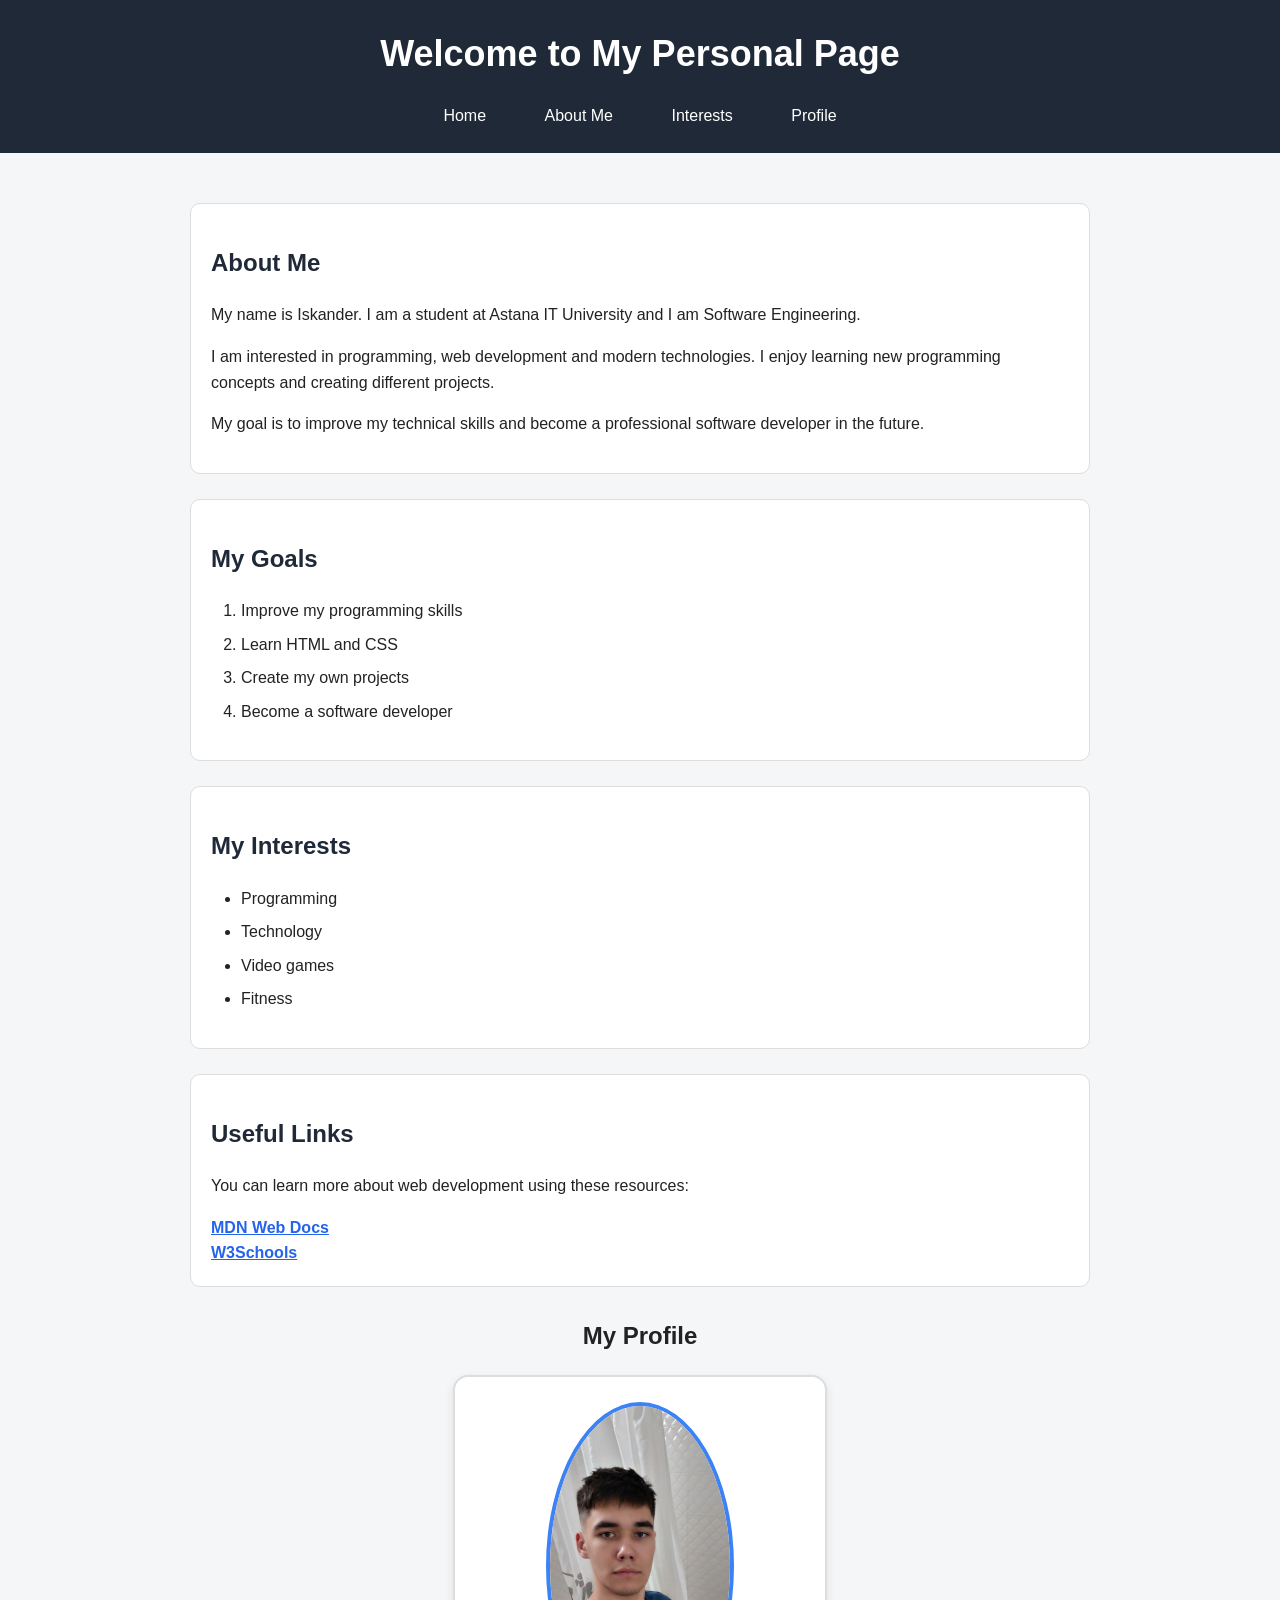
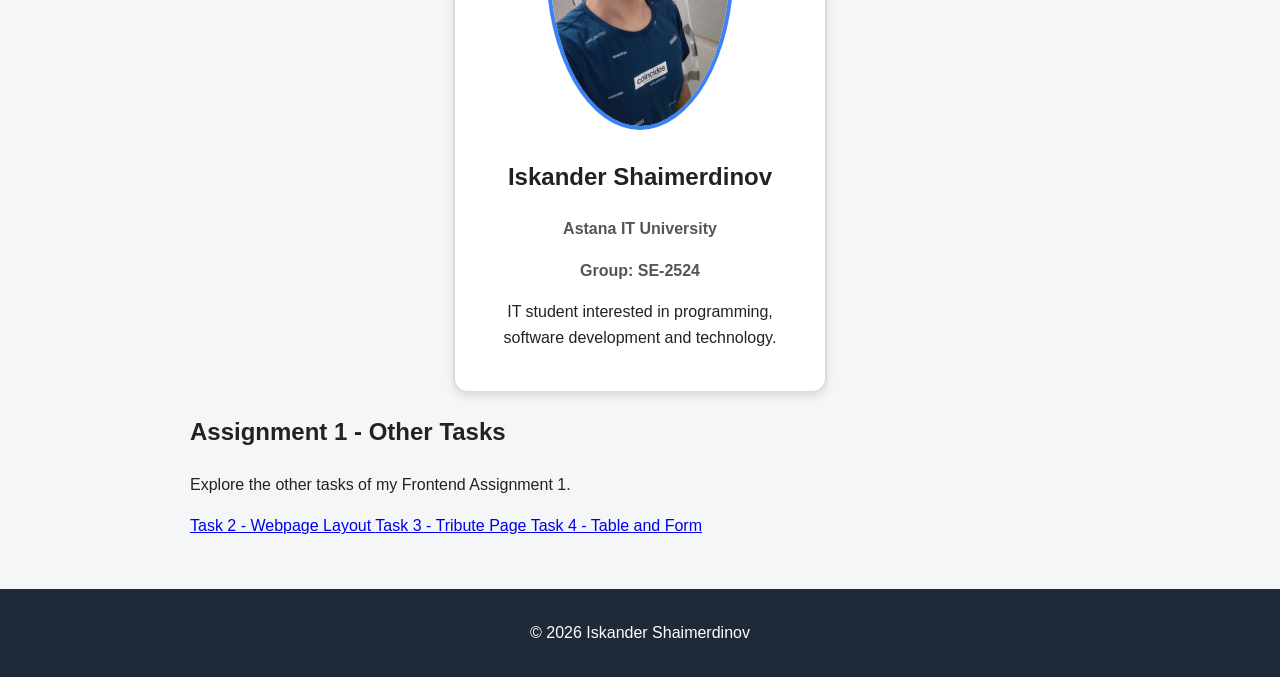
<file: task1/index.html>
<!DOCTYPE html>
<html lang="en">
<head>
    <meta charset="UTF-8">
    <meta name="viewport" content="width=device-width, initial-scale=1.0">

    <title>My Personal Page</title>

    <link rel="stylesheet" href="styles.css">
</head>

<body>

    <header>
        <h1 id="main-title">Welcome to My Personal Page</h1>

        <nav>
            <a href="../index.html">Home</a>
            <a href="#about">About Me</a>
            <a href="#interests">Interests</a>
            <a href="#profile">Profile</a>
        </nav>
    </header>


    <main>

        <section id="about" class="content-section">

            <h2>About Me</h2>

            <p>
                My name is Iskander. I am a student at Astana IT University
                and I am Software Engineering.
            </p>

            <p>
                I am interested in programming, web development and modern
                technologies. I enjoy learning new programming concepts
                and creating different projects.
            </p>

            <p>
                My goal is to improve my technical skills and become
                a professional software developer in the future.
            </p>

        </section>


        <section class="content-section">

            <h2>My Goals</h2>

            <ol>
                <li>Improve my programming skills</li>
                <li>Learn HTML and CSS</li>
                <li>Create my own projects</li>
                <li>Become a software developer</li>
            </ol>

        </section>


        <section id="interests" class="content-section">

            <h2>My Interests</h2>

            <ul>
                <li>Programming</li>
                <li>Technology</li>
                <li>Video games</li>
                <li>Fitness</li>
            </ul>

        </section>


        <section class="content-section">

            <h2>Useful Links</h2>

            <p>
                You can learn more about web development using these resources:
            </p>

            <a href="https://developer.mozilla.org/" target="_blank">
                MDN Web Docs
            </a>

            <br>

            <a href="https://www.w3schools.com/" target="_blank">
                W3Schools
            </a>

        </section>

        <section class="assignment-section">



        <section id="profile">

            <h2>My Profile</h2>

            <div class="profile-card">

                <img
                    src="images/profile.jpg"
                    alt="Photo of Iskander"
                    class="profile-image"
                >

                <h2>Iskander Shaimerdinov</h2>

                <p class="group">
                    Astana IT University
                </p>

                <p class="group">
                    Group: SE-2524
                </p>

                <p>
                    IT student interested in programming,
                    software development and technology.
                </p>

            </div>

        </section>

        <section class="assignment-section">

    <h2>Assignment 1 - Other Tasks</h2>

    <p>
        Explore the other tasks of my Frontend Assignment 1.
    </p>

    <div class="assignment-links">

        <a href="../task2/index.html" class="task-button">
            Task 2 - Webpage Layout
        </a>

        <a href="../task3/index.html" class="task-button">
            Task 3 - Tribute Page
        </a>

        <a href="../task4/index.html" class="task-button">
            Task 4 - Table and Form
        </a>

    </div>

</section>

    </main>


    <footer>
        <p>© 2026 Iskander Shaimerdinov</p>
    </footer>

</body>
</html>
</file>
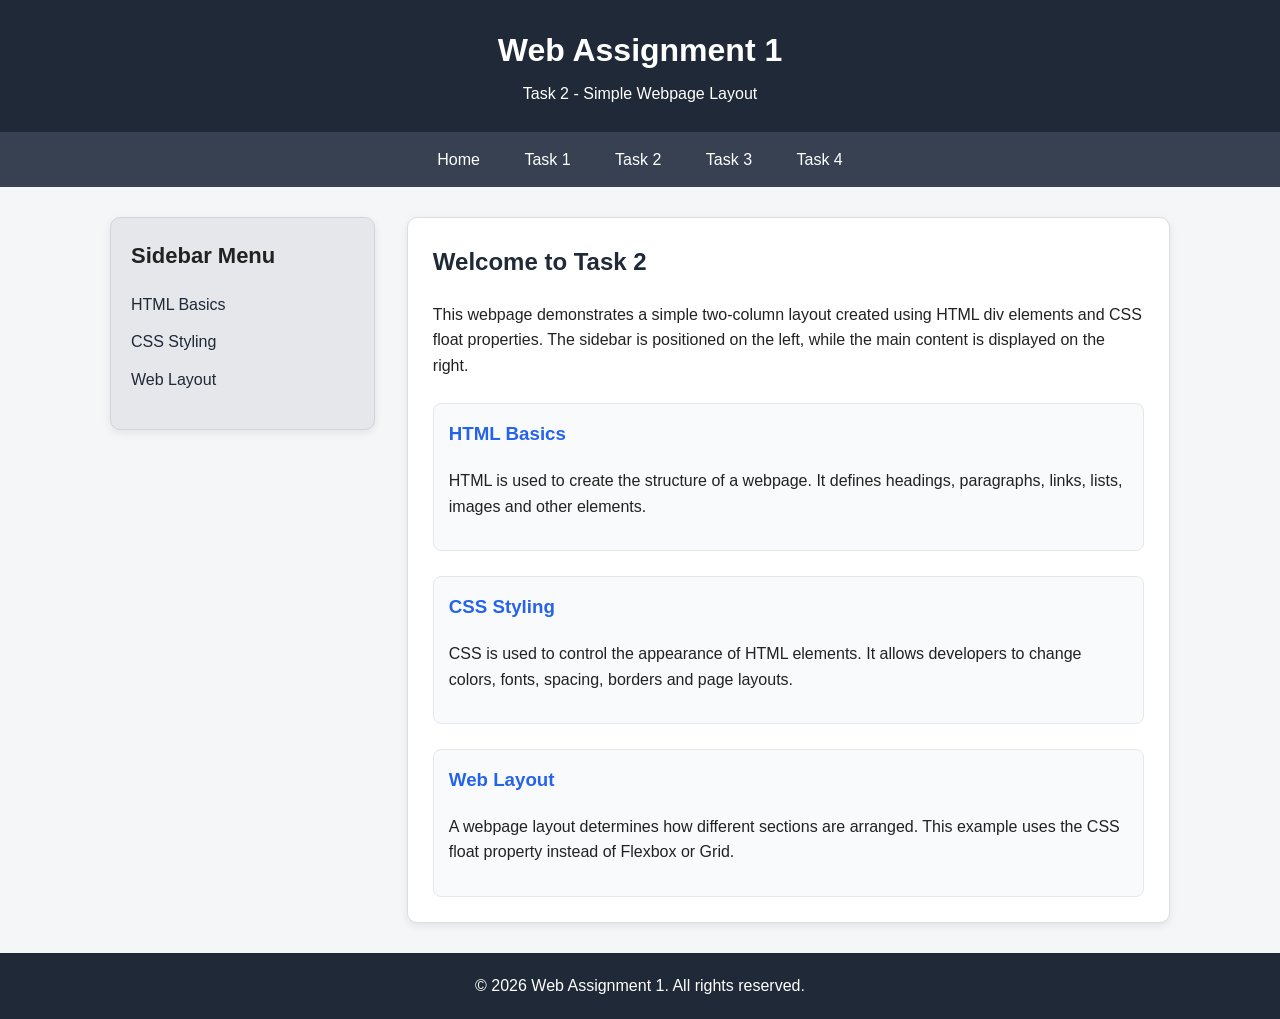
<file: task2/index.html>
<!DOCTYPE html>
<html lang="en">

<head>
    <meta charset="UTF-8">
    <meta name="viewport" content="width=device-width, initial-scale=1.0">

    <title>Task 2 - Simple Webpage Layout</title>

    <link rel="stylesheet" href="styles.css">
</head>

<body>

    <!-- Header -->
    <div class="header">
        <h1>Web Assignment 1</h1>
        <p>Task 2 - Simple Webpage Layout</p>
    </div>


    <!-- Navigation Bar -->
    <div class="navbar">
        <a href="../index.html">Home</a>
        <a href="../task1/index.html">Task 1</a>
        <a href="../task2/index.html">Task 2</a>
        <a href="../task3/index.html">Task 3</a>
        <a href="../task4/index.html">Task 4</a>
    </div>


    <!-- Main Container -->
    <div class="container">

        <!-- Left Sidebar -->
        <div class="sidebar">

            <h2>Sidebar Menu</h2>

            <ul>
                <li><a href="#html">HTML Basics</a></li>
                <li><a href="#css">CSS Styling</a></li>
                <li><a href="#layout">Web Layout</a></li>
            </ul>

        </div>


        <!-- Right Content -->
        <div class="content">

            <h2>Welcome to Task 2</h2>

            <p>
                This webpage demonstrates a simple two-column layout
                created using HTML div elements and CSS float properties.
                The sidebar is positioned on the left, while the main
                content is displayed on the right.
            </p>

            <div id="html" class="content-block">

                <h3>HTML Basics</h3>

                <p>
                    HTML is used to create the structure of a webpage.
                    It defines headings, paragraphs, links, lists,
                    images and other elements.
                </p>

            </div>


            <div id="css" class="content-block">

                <h3>CSS Styling</h3>

                <p>
                    CSS is used to control the appearance of HTML elements.
                    It allows developers to change colors, fonts,
                    spacing, borders and page layouts.
                </p>

            </div>


            <div id="layout" class="content-block">

                <h3>Web Layout</h3>

                <p>
                    A webpage layout determines how different sections
                    are arranged. This example uses the CSS float property
                    instead of Flexbox or Grid.
                </p>

            </div>

        </div>


        <!-- Clear Floats -->
        <div class="clear"></div>

    </div>


    <!-- Footer -->
    <div class="footer">
        <p>© 2026 Web Assignment 1. All rights reserved.</p>
    </div>

</body>

</html>
</file>
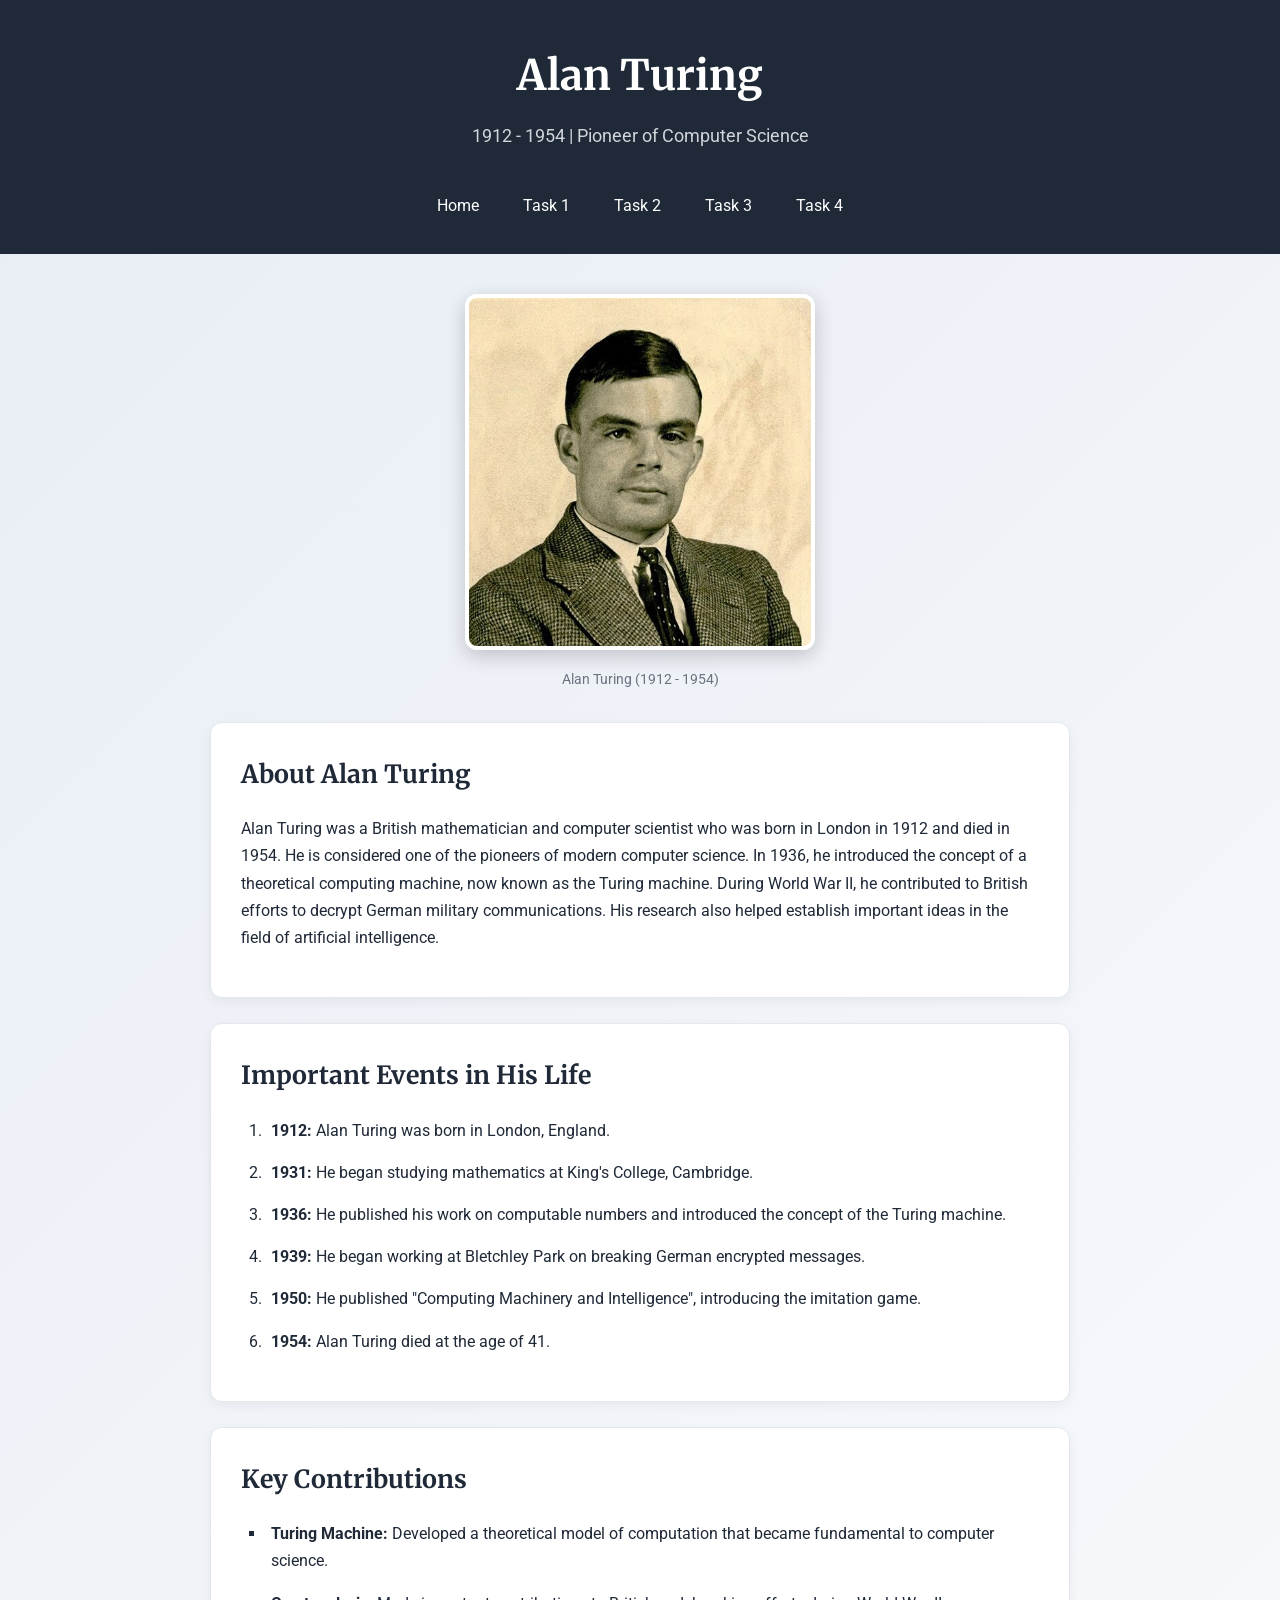
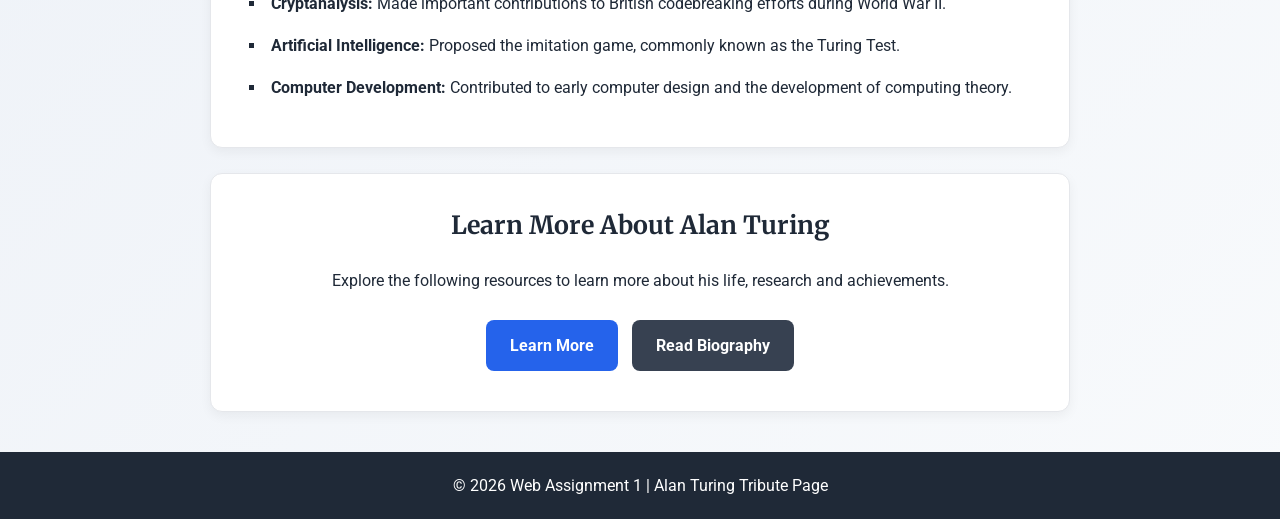
<file: task3/index.html>
<!DOCTYPE html>
<html lang="en">

<head>
    <meta charset="UTF-8">
    <meta name="viewport" content="width=device-width, initial-scale=1.0">

    <title>Alan Turing - Tribute Page</title>

    <!-- Google Fonts -->
    <link rel="preconnect" href="https://fonts.googleapis.com">
    <link rel="preconnect" href="https://fonts.gstatic.com" crossorigin>

    <link href="https://fonts.googleapis.com/css2?family=Merriweather:wght@400;700&family=Roboto:wght@400;500;700&display=swap"
          rel="stylesheet">

    <!-- CSS file -->
    <link rel="stylesheet" href="styles.css">

</head>

<body>

    <!-- Header -->
    <header>

        <h1>Alan Turing</h1>

        <p class="subtitle">
            1912 - 1954 | Pioneer of Computer Science
        </p>

        <!-- Assignment Navigation -->
        <nav>
            <a href="../index.html">Home</a>
            <a href="../task1/index.html">Task 1</a>
            <a href="../task2/index.html">Task 2</a>
            <a href="../task3/index.html">Task 3</a>
            <a href="../task4/index.html">Task 4</a>
        </nav>

    </header>


    <main class="content">

        <!-- Portrait -->
        <section class="portrait-section">

            <img
                src="images/alan-turing.jpg"
                alt="Portrait of Alan Turing"
                class="portrait"
            >

            <p class="image-caption">
                Alan Turing (1912 - 1954)
            </p>

        </section>


        <!-- Biography -->
        <section class="info-section">

            <h2>About Alan Turing</h2>

            <p>
                Alan Turing was a British mathematician and computer scientist
                who was born in London in 1912 and died in 1954.
                He is considered one of the pioneers of modern computer science.
                In 1936, he introduced the concept of a theoretical computing
                machine, now known as the Turing machine.
                During World War II, he contributed to British efforts
                to decrypt German military communications.
                His research also helped establish important ideas
                in the field of artificial intelligence.
            </p>

        </section>


        <!-- Important Events -->
        <section class="info-section">

            <h2>Important Events in His Life</h2>

            <ol>
                <li>
                    <strong>1912:</strong>
                    Alan Turing was born in London, England.
                </li>

                <li>
                    <strong>1931:</strong>
                    He began studying mathematics at King's College, Cambridge.
                </li>

                <li>
                    <strong>1936:</strong>
                    He published his work on computable numbers
                    and introduced the concept of the Turing machine.
                </li>

                <li>
                    <strong>1939:</strong>
                    He began working at Bletchley Park
                    on breaking German encrypted messages.
                </li>

                <li>
                    <strong>1950:</strong>
                    He published "Computing Machinery and Intelligence",
                    introducing the imitation game.
                </li>

                <li>
                    <strong>1954:</strong>
                    Alan Turing died at the age of 41.
                </li>
            </ol>

        </section>


        <!-- Contributions -->
        <section class="info-section">

            <h2>Key Contributions</h2>

            <ul>
                <li>
                    <strong>Turing Machine:</strong>
                    Developed a theoretical model of computation
                    that became fundamental to computer science.
                </li>

                <li>
                    <strong>Cryptanalysis:</strong>
                    Made important contributions to British
                    codebreaking efforts during World War II.
                </li>

                <li>
                    <strong>Artificial Intelligence:</strong>
                    Proposed the imitation game, commonly known
                    as the Turing Test.
                </li>

                <li>
                    <strong>Computer Development:</strong>
                    Contributed to early computer design
                    and the development of computing theory.
                </li>
            </ul>

        </section>


        <!-- Useful Links -->
        <section class="info-section links-section">

            <h2>Learn More About Alan Turing</h2>

            <p>
                Explore the following resources to learn more
                about his life, research and achievements.
            </p>

            <a
                href="https://en.wikipedia.org/wiki/Alan_Turing"
                target="_blank"
                rel="noopener noreferrer"
                class="btn"
            >
                Learn More
            </a>

            <a
                href="https://www.britannica.com/biography/Alan-Turing"
                target="_blank"
                rel="noopener noreferrer"
                class="btn secondary-btn"
            >
                Read Biography
            </a>

        </section>

    </main>


    <!-- Footer -->
    <footer>

        <p>
            © 2026 Web Assignment 1 | Alan Turing Tribute Page
        </p>

    </footer>

</body>

</html>
</file>
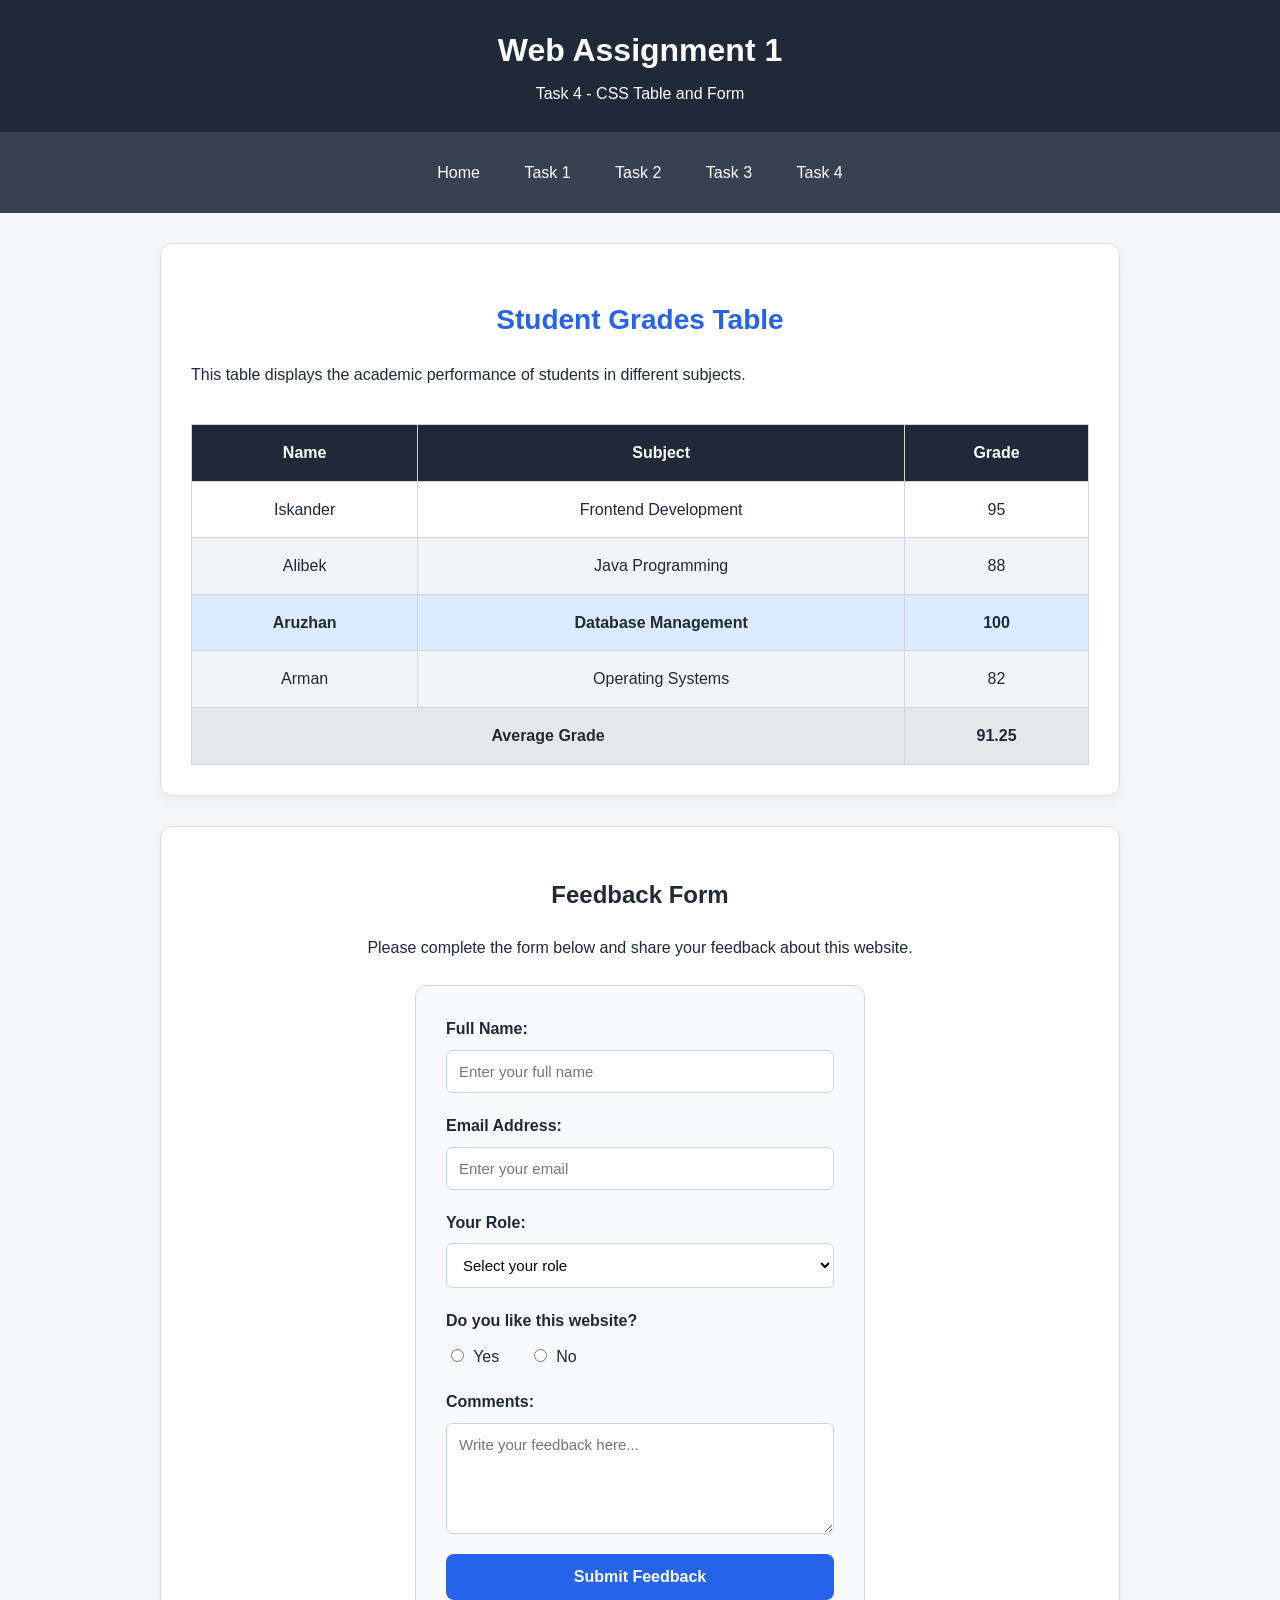
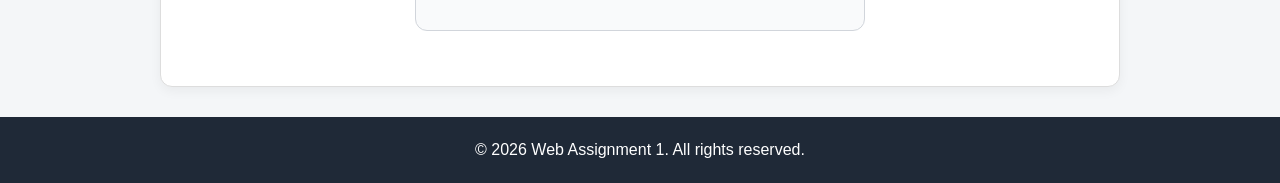
<file: task4/index.html>
<!DOCTYPE html>
<html lang="en">

<head>
    <meta charset="UTF-8">
    <meta name="viewport" content="width=device-width, initial-scale=1.0">

    <title>Task 4 - Table and Form</title>

    <link rel="stylesheet" href="styles.css">
</head>

<body>

    <!-- Header -->
    <header>
        <h1>Web Assignment 1</h1>
        <p>Task 4 - CSS Table and Form</p>
    </header>


    <!-- Navigation Bar -->
    <nav>
        <a href="../index.html">Home</a>
        <a href="../task1/index.html">Task 1</a>
        <a href="../task2/index.html">Task 2</a>
        <a href="../task3/index.html">Task 3</a>
        <a href="../task4/index.html">Task 4</a>
    </nav>


    <main>

        <!-- PART 1: STUDENT GRADES TABLE -->

        <section class="table-section">

            <h2 id="table-title">Student Grades Table</h2>

            <p>
                This table displays the academic performance
                of students in different subjects.
            </p>

            <div class="table-container">

                <table>

                    <thead>
                        <tr>
                            <th>Name</th>
                            <th>Subject</th>
                            <th>Grade</th>
                        </tr>
                    </thead>

                    <tbody>

                        <tr>
                            <td>Iskander</td>
                            <td>Frontend Development</td>
                            <td>95</td>
                        </tr>

                        <tr>
                            <td>Alibek</td>
                            <td>Java Programming</td>
                            <td>88</td>
                        </tr>

                        <tr class="highlight-row">
                            <td>Aruzhan</td>
                            <td>Database Management</td>
                            <td>100</td>
                        </tr>

                        <tr>
                            <td>Arman</td>
                            <td>Operating Systems</td>
                            <td>82</td>
                        </tr>

                        <!-- Merged Cells -->
                        <tr class="summary-row">
                            <td colspan="2">Average Grade</td>
                            <td>91.25</td>
                        </tr>

                    </tbody>

                </table>

            </div>

        </section>


        <!-- PART 2: FEEDBACK FORM -->

        <section class="form-section">

            <h2>Feedback Form</h2>

            <p>
                Please complete the form below
                and share your feedback about this website.
            </p>


            <form id="feedback-form" action="#" method="get">

                <!-- Name -->
                <div class="form-group">

                    <label for="name">Full Name:</label>

                    <input
                        type="text"
                        id="name"
                        name="name"
                        placeholder="Enter your full name"
                        required
                    >

                </div>


                <!-- Email -->
                <div class="form-group">

                    <label for="email">Email Address:</label>

                    <input
                        type="email"
                        id="email"
                        name="email"
                        placeholder="Enter your email"
                        required
                    >

                </div>


                <!-- Role -->
                <div class="form-group">

                    <label for="role">Your Role:</label>

                    <select id="role" name="role" required>

                        <option value="" disabled selected>
                            Select your role
                        </option>

                        <option value="student">Student</option>

                        <option value="teacher">Teacher</option>

                        <option value="other">Other</option>

                    </select>

                </div>


                <!-- Radio Buttons -->
                <div class="form-group">

                    <label>Do you like this website?</label>

                    <div class="radio-group">

                        <label>
                            <input
                                type="radio"
                                name="website-rating"
                                value="yes"
                                required
                            >
                            Yes
                        </label>

                        <label>
                            <input
                                type="radio"
                                name="website-rating"
                                value="no"
                            >
                            No
                        </label>

                    </div>

                </div>


                <!-- Comments -->
                <div class="form-group">

                    <label for="comments">Comments:</label>

                    <textarea
                        id="comments"
                        name="comments"
                        rows="5"
                        placeholder="Write your feedback here..."
                    ></textarea>

                </div>


                <!-- Submit Button -->
                <button type="submit" class="submit-btn">
                    Submit Feedback
                </button>

            </form>

        </section>

    </main>


    <!-- Footer -->
    <footer>

        <p>
            © 2026 Web Assignment 1.
            All rights reserved.
        </p>

    </footer>

</body>

</html>
</file>
<file: task1/styles.css>
body {
    margin: 0;

    font-family: Arial, sans-serif;

    background-color: #f4f6f8;

    color: #222222;

    line-height: 1.6;
}




header {
    background-color: #1f2937;

    color: white;

    padding: 25px;

    text-align: center;
}



#main-title {
    margin: 0;

    font-size: 36px;
}


/* Navigation */

nav {
    margin-top: 20px;
}


nav a {
    color: white;

    text-decoration: none;

    margin: 0 15px;

    padding: 8px 12px;

    border-radius: 5px;
}


nav a:hover {
    background-color: #3b82f6;

    color: white;
}




main {
    max-width: 900px;

    margin: 30px auto;

    padding: 20px;
}

.content-section {
    background-color: white;

    margin-bottom: 25px;

    padding: 20px;

    border: 1px solid #dddddd;

    border-radius: 10px;
}


.content-section h2 {
    color: #1f2937;
}


.content-section a {
    color: #2563eb;

    font-weight: bold;
}
.content-section a:hover {
    color: #1d4ed8;

    text-decoration: none;
}

ol,
ul {
    padding-left: 30px;
}
li {
    margin: 8px 0;
}
#profile {
    text-align: center;

    margin-top: 30px;
}
.profile-card {
    width: 320px;

    margin: 20px auto;

    padding: 25px;

    background-color: white;

    border: 2px solid #dddddd;

    border-radius: 15px;

    box-shadow: 0 4px 10px rgba(0, 0, 0, 0.1);
}
.profile-image {
    max-width: 180px;

    width: 100%;

    border-radius: 50%;

    border: 4px solid #3b82f6;
}
.group {
    font-weight: bold;

    color: #555555;
}
footer {
    background-color: #1f2937;

    color: white;

    text-align: center;

    padding: 15px;

    margin-top: 30px;
}
@media (max-width: 600px) {

    #main-title {
        font-size: 28px;
    }


    nav a {
        display: block;

        margin: 8px 0;
    }


    main {
        margin: 15px;

        padding: 10px;
    }


    .profile-card {
        width: auto;
    }

    /* Assignment navigation */

.assignment-section {
    background-color: white;
    padding: 25px;
    margin-top: 30px;
    border: 1px solid #dddddd;
    border-radius: 10px;
    text-align: center;
}

.assignment-links {
    margin-top: 20px;
}

.task-button {
    display: block;
    background-color: #3b82f6;
    color: white;
    text-decoration: none;
    padding: 12px 20px;
    margin: 10px auto;
    max-width: 350px;
    border-radius: 8px;
}

.task-button:hover {
    background-color: #1d4ed8;
    color: white;
}
}
</file>
<file: task2/styles.css>
/* General Page Styling */

* {
    box-sizing: border-box;
}

body {
    margin: 0;
    padding: 0;
    font-family: Arial, sans-serif;
    background-color: #f4f6f8;
    color: #222222;
    line-height: 1.6;
}


/* Header */

.header {
    background-color: #1f2937;
    color: white;
    text-align: center;
    padding: 25px;
}

.header h1 {
    margin: 0;
    font-size: 32px;
}

.header p {
    margin: 5px 0 0;
}


/* Navigation Bar */

.navbar {
    background-color: #374151;
    padding: 15px;
    text-align: center;
}

.navbar a {
    color: white;
    text-decoration: none;
    padding: 10px 15px;
    margin: 0 5px;
    border-radius: 5px;
}

.navbar a:hover {
    background-color: #3b82f6;
    color: white;
}


/* Main Container */

.container {
    max-width: 1100px;
    margin: 30px auto;
    padding: 0 20px;
}


/* Left Sidebar */

.sidebar {
    float: left;
    width: 25%;

    background-color: #e5e7eb;

    padding: 20px;

    border: 1px solid #d1d5db;
    border-radius: 10px;

    box-shadow: 0 3px 8px rgba(0, 0, 0, 0.08);
}

.sidebar h2 {
    font-size: 22px;
    margin-top: 0;
}

.sidebar ul {
    list-style-type: none;
    padding: 0;
}

.sidebar li {
    margin-bottom: 12px;
}

.sidebar a {
    color: #1f2937;
    text-decoration: none;
}

.sidebar a:hover {
    color: #2563eb;
    text-decoration: underline;
}


/* Right Main Content */

.content {
    float: right;
    width: 72%;

    background-color: white;

    padding: 25px;

    border: 1px solid #dddddd;
    border-radius: 10px;

    box-shadow: 0 3px 8px rgba(0, 0, 0, 0.08);
}

.content h2 {
    margin-top: 0;
    color: #1f2937;
}

.content-block {
    margin-top: 25px;
    padding: 15px;

    background-color: #f9fafb;

    border: 1px solid #e5e7eb;
    border-radius: 8px;
}

.content-block h3 {
    margin-top: 0;
    color: #2563eb;
}


/* Clear Floats */

.clear {
    clear: both;
}


/* Footer */

.footer {
    background-color: #1f2937;
    color: white;

    text-align: center;

    padding: 20px;
    margin-top: 30px;
}

.footer p {
    margin: 0;
}


/* Responsive Design */

@media (max-width: 700px) {

    .sidebar,
    .content {
        float: none;
        width: 100%;
        margin-bottom: 20px;
    }

    .navbar a {
        display: inline-block;
        margin: 5px;
    }

    .container {
        margin: 20px auto;
        padding: 0 15px;
    }
}
</file>
<file: task3/styles.css>
/* General Styling */

* {
    box-sizing: border-box;
}

body {
    margin: 0;

    font-family: "Roboto", sans-serif;

    background: linear-gradient(
        135deg,
        #e8edf5,
        #f8fafc
    );

    color: #1f2937;

    line-height: 1.7;
}


/* Header */

header {
    background-color: #1f2937;

    color: white;

    padding: 40px 20px 20px;

    text-align: center;
}

header h1 {
    font-family: "Merriweather", serif;

    font-size: 42px;

    margin: 0;
}

.subtitle {
    font-size: 18px;

    color: #d1d5db;

    margin-top: 10px;
}


/* Navigation */

nav {
    margin-top: 25px;
}

nav a {
    display: inline-block;

    color: white;

    text-decoration: none;

    padding: 10px 15px;

    margin: 5px;

    border-radius: 6px;

    transition: background-color 0.3s;
}

nav a:hover {
    background-color: #3b82f6;
}


/* Main Content */

.content {
    max-width: 900px;

    margin: 40px auto;

    padding: 0 20px;
}


/* Portrait */

.portrait-section {
    text-align: center;

    margin-bottom: 30px;
}

.portrait {
    width: 100%;

    max-width: 350px;

    border-radius: 12px;

    border: 4px solid white;

    box-shadow: 0 6px 20px rgba(0, 0, 0, 0.2);
}

.image-caption {
    font-size: 14px;

    color: #6b7280;

    margin-top: 10px;
}


/* Information Sections */

.info-section {
    background-color: white;

    padding: 30px;

    margin-bottom: 25px;

    border: 1px solid #e5e7eb;

    border-radius: 12px;

    box-shadow: 0 4px 12px rgba(0, 0, 0, 0.05);
}

h2 {
    font-family: "Merriweather", serif;

    font-size: 25px;

    color: #1f2937;

    margin-top: 0;

    margin-bottom: 20px;
}

p {
    font-size: 16px;
}


/* Lists */

ol,
ul {
    padding-left: 25px;
}

li {
    margin-bottom: 15px;

    padding-left: 5px;
}

ol {
    list-style-type: decimal;
}

ul {
    list-style-type: square;
}


/* Links and Buttons */

.links-section {
    text-align: center;
}

.btn {
    display: inline-block;

    background-color: #2563eb;

    color: white;

    text-decoration: none;

    padding: 12px 24px;

    margin: 10px 5px;

    border-radius: 8px;

    font-weight: bold;

    transition: background-color 0.3s;
}

.btn:hover {
    background-color: #1d4ed8;
}

.secondary-btn {
    background-color: #374151;
}

.secondary-btn:hover {
    background-color: #111827;
}


/* Footer */

footer {
    background-color: #1f2937;

    color: white;

    text-align: center;

    padding: 20px;

    margin-top: 40px;
}

footer p {
    margin: 0;
}


/* Responsive Design */

@media (max-width: 600px) {

    header h1 {
        font-size: 32px;
    }

    .content {
        margin: 20px auto;
        padding: 0 15px;
    }

    .info-section {
        padding: 20px;
    }

    .btn {
        display: block;
    }

}
</file>
<file: task4/styles.css>
/* GENERAL STYLING */

* {
    box-sizing: border-box;
}

body {
    margin: 0;
    font-family: Arial, sans-serif;
    background-color: #f4f6f8;
    color: #1f2937;
    line-height: 1.6;
}


/* HEADER */

header {
    background-color: #1f2937;
    color: white;
    text-align: center;
    padding: 25px;
}

header h1 {
    margin: 0;
    font-size: 32px;
}

header p {
    margin: 5px 0 0;
}


/* NAVIGATION */

nav {
    background-color: #374151;
    text-align: center;
    padding: 15px;
}

nav a {
    display: inline-block;
    color: white;
    text-decoration: none;
    padding: 8px 15px;
    margin: 5px;
    border-radius: 5px;
}

nav a:hover {
    background-color: #3b82f6;
    color: white;
}


/* MAIN CONTENT */

main {
    max-width: 1000px;
    margin: 30px auto;
    padding: 0 20px;
}

section {
    background-color: white;
    padding: 30px;
    margin-bottom: 30px;
    border: 1px solid #dddddd;
    border-radius: 12px;
    box-shadow: 0 4px 12px rgba(0, 0, 0, 0.05);
}

h2 {
    color: #1f2937;
    text-align: center;
}


/* TABLE STYLING */

/* ID selector for the table heading */

#table-title {
    font-size: 28px;
    color: #2563eb;
    text-align: center;
    margin-bottom: 20px;
}

.table-container {
    width: 100%;
    overflow-x: auto;
}

table {
    width: 100%;
    border-collapse: collapse;
    margin-top: 20px;
}

th,
td {
    border: 1px solid #d1d5db;
    padding: 15px;
    text-align: center;
}

/* Table header background */

th {
    background-color: #1f2937;
    color: white;
    font-weight: bold;
}

/* Alternate row colors */

tbody tr:nth-child(even) {
    background-color: #f1f5f9;
}

/* Highlighted row */

tbody tr.highlight-row {
    background-color: #dbeafe;
    font-weight: bold;
}

/* Summary row */

tbody tr.summary-row {
    background-color: #e5e7eb;
    font-weight: bold;
}


/* FORM SECTION */

.form-section > p {
    text-align: center;
}


/* FORM CONTAINER */

#feedback-form {
    width: 450px;
    max-width: 100%;
    margin: 25px auto;
    padding: 30px;
    background-color: #f9fafb;
    border: 1px solid #d1d5db;
    border-radius: 12px;
}


/* FORM GROUP */

.form-group {
    margin-bottom: 20px;
}


/* LABELS */

.form-group > label {
    display: block;
    font-weight: bold;
    margin-bottom: 8px;
}


/* INPUTS, SELECT AND TEXTAREA */

input[type="text"],
input[type="email"],
select,
textarea {
    display: block;
    width: 100%;
    padding: 12px;
    border: 1px solid #cbd5e1;
    border-radius: 6px;
    font-family: Arial, sans-serif;
    font-size: 15px;
    background-color: white;
}


/* INPUT FOCUS EFFECT */

input:focus,
select:focus,
textarea:focus {
    outline: 2px solid #3b82f6;
    outline-offset: 1px;
}


/* RADIO BUTTONS */

.radio-group {
    margin-top: 10px;
}

.radio-group label {
    display: inline-block;
    margin-right: 25px;
    cursor: pointer;
}

.radio-group input {
    margin-right: 5px;
}


/* TEXTAREA */

textarea {
    resize: vertical;
}


/* SUBMIT BUTTON */

.submit-btn {
    display: block;
    width: 100%;
    padding: 14px;
    background-color: #2563eb;
    color: white;
    border: none;
    border-radius: 8px;
    font-size: 16px;
    font-weight: bold;
    cursor: pointer;
}

.submit-btn:hover {
    background-color: #1d4ed8;
}


/* FOOTER */

footer {
    background-color: #1f2937;
    color: white;
    text-align: center;
    padding: 20px;
    margin-top: 30px;
}

footer p {
    margin: 0;
}


/* RESPONSIVE DESIGN */

@media (max-width: 600px) {

    main {
        padding: 0 12px;
    }

    section {
        padding: 15px;
    }

    #feedback-form {
        width: 100%;
        padding: 20px;
    }

    th,
    td {
        padding: 8px;
        font-size: 13px;
    }

}
</file>
